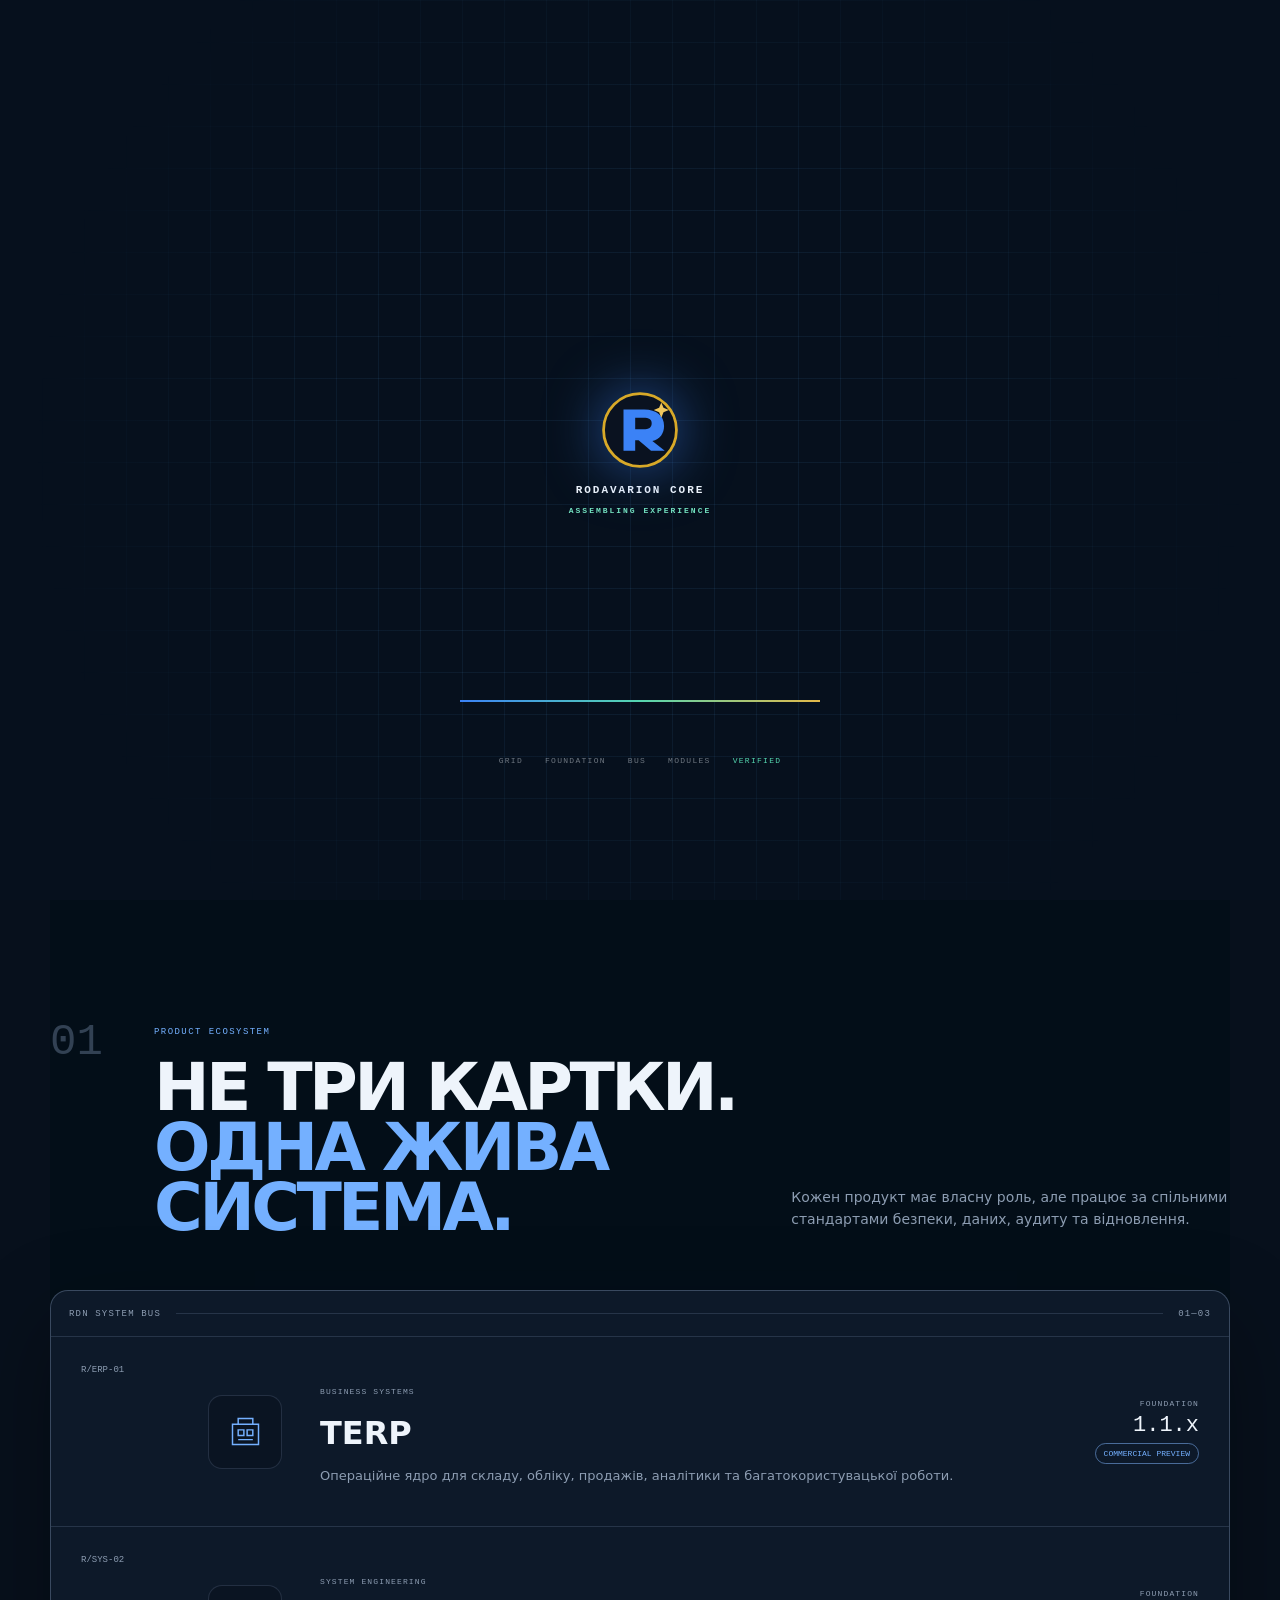
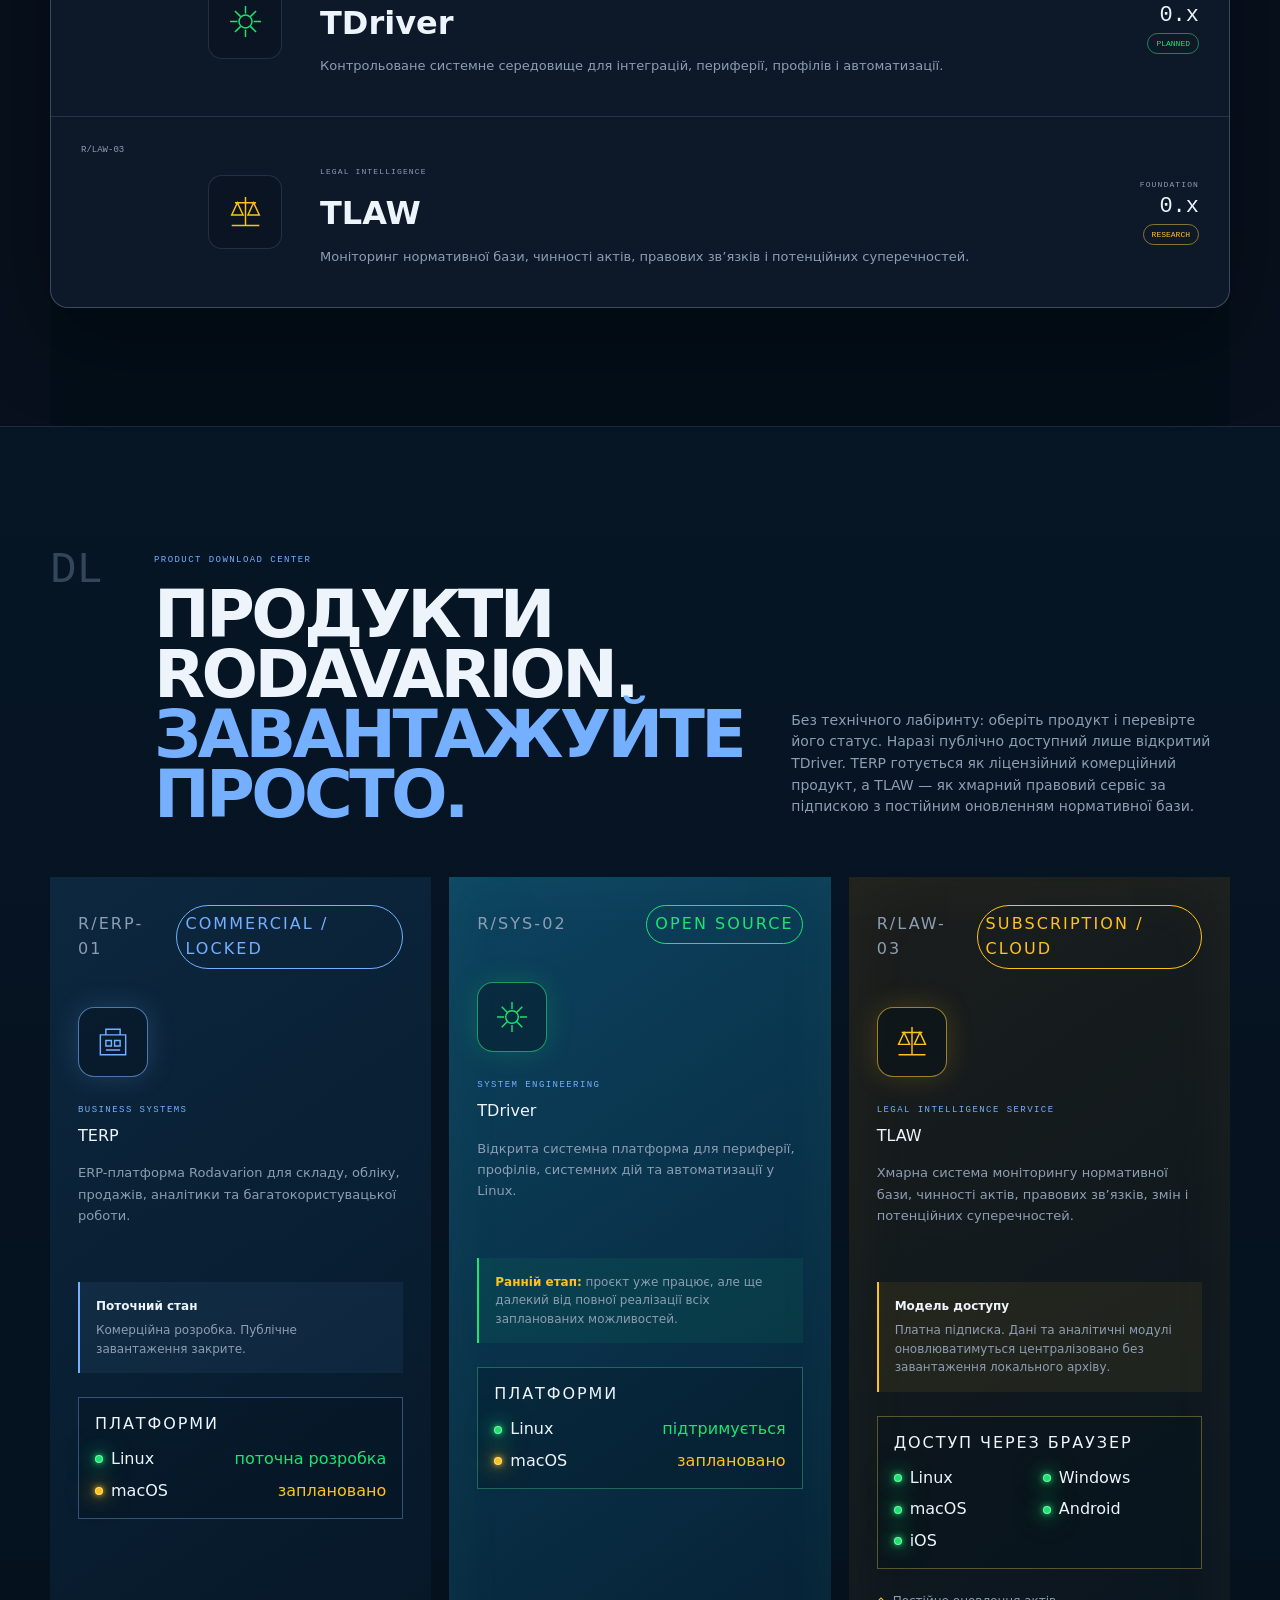
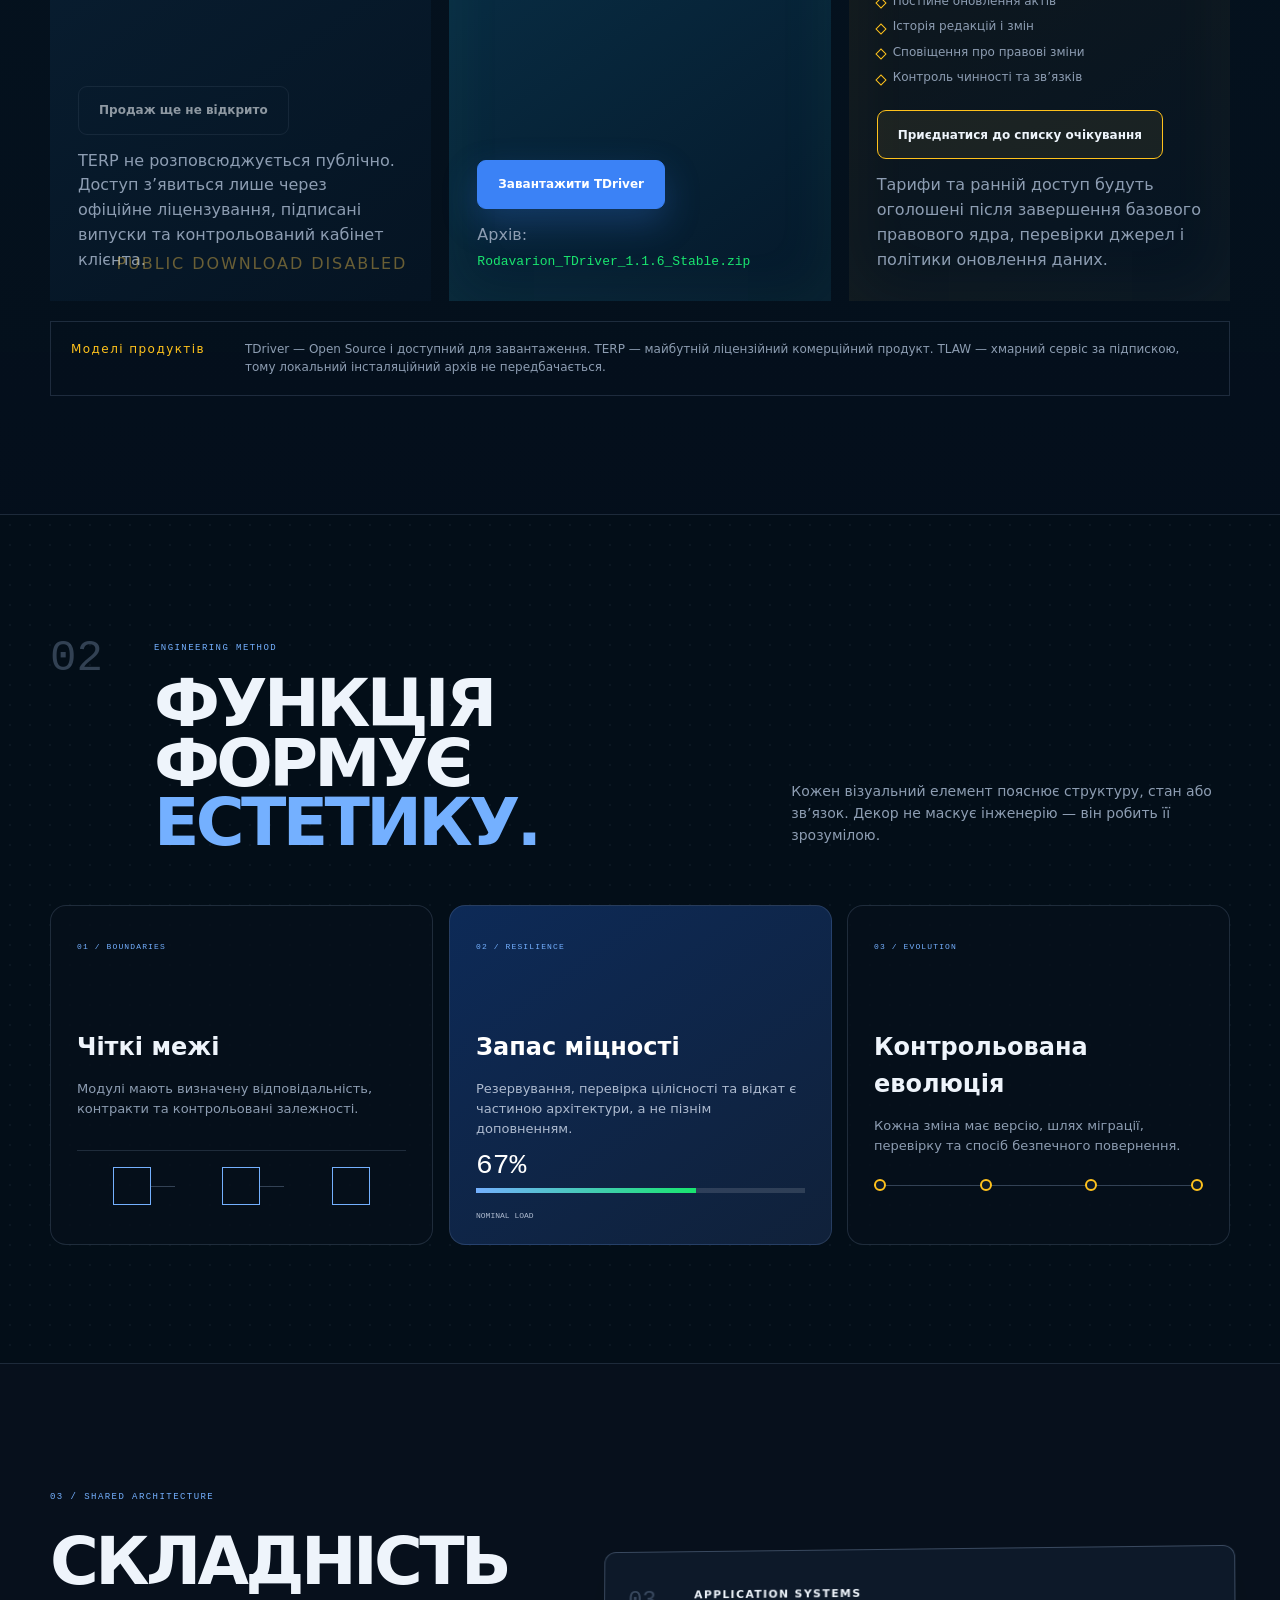
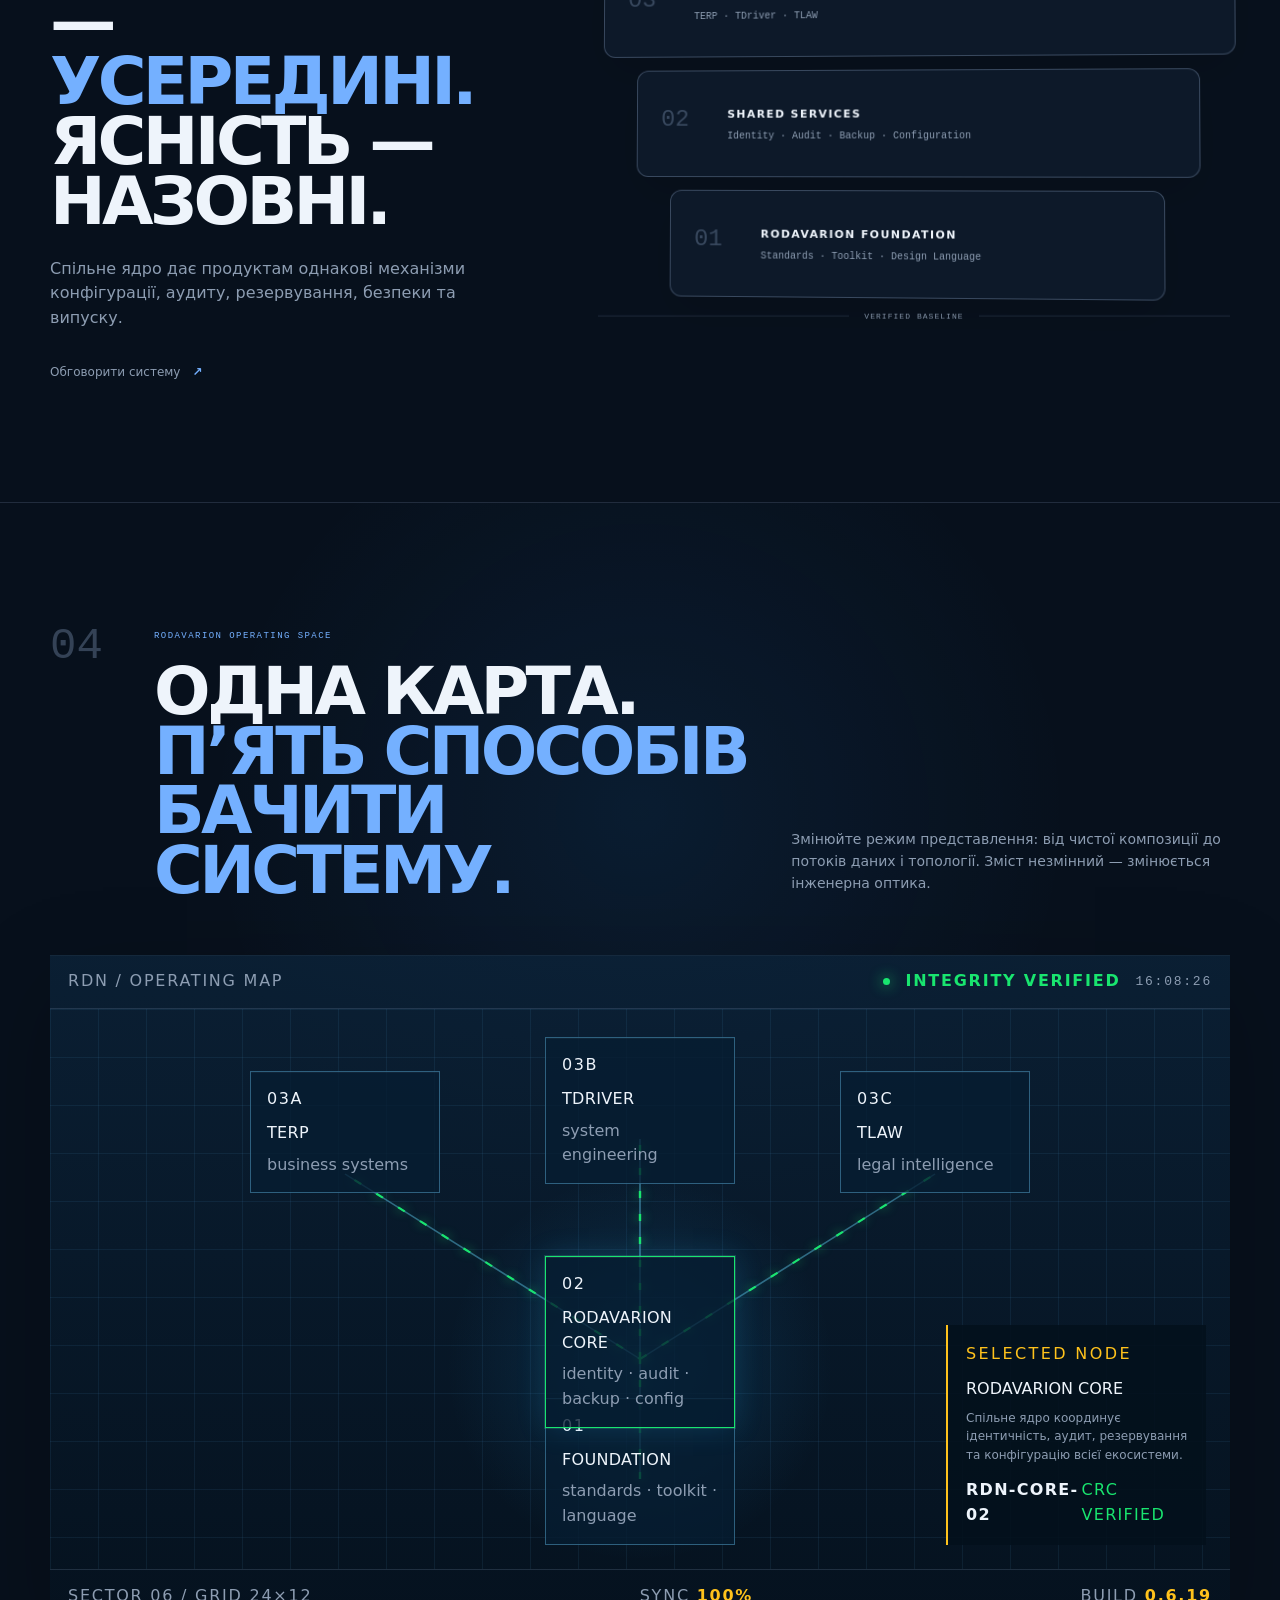
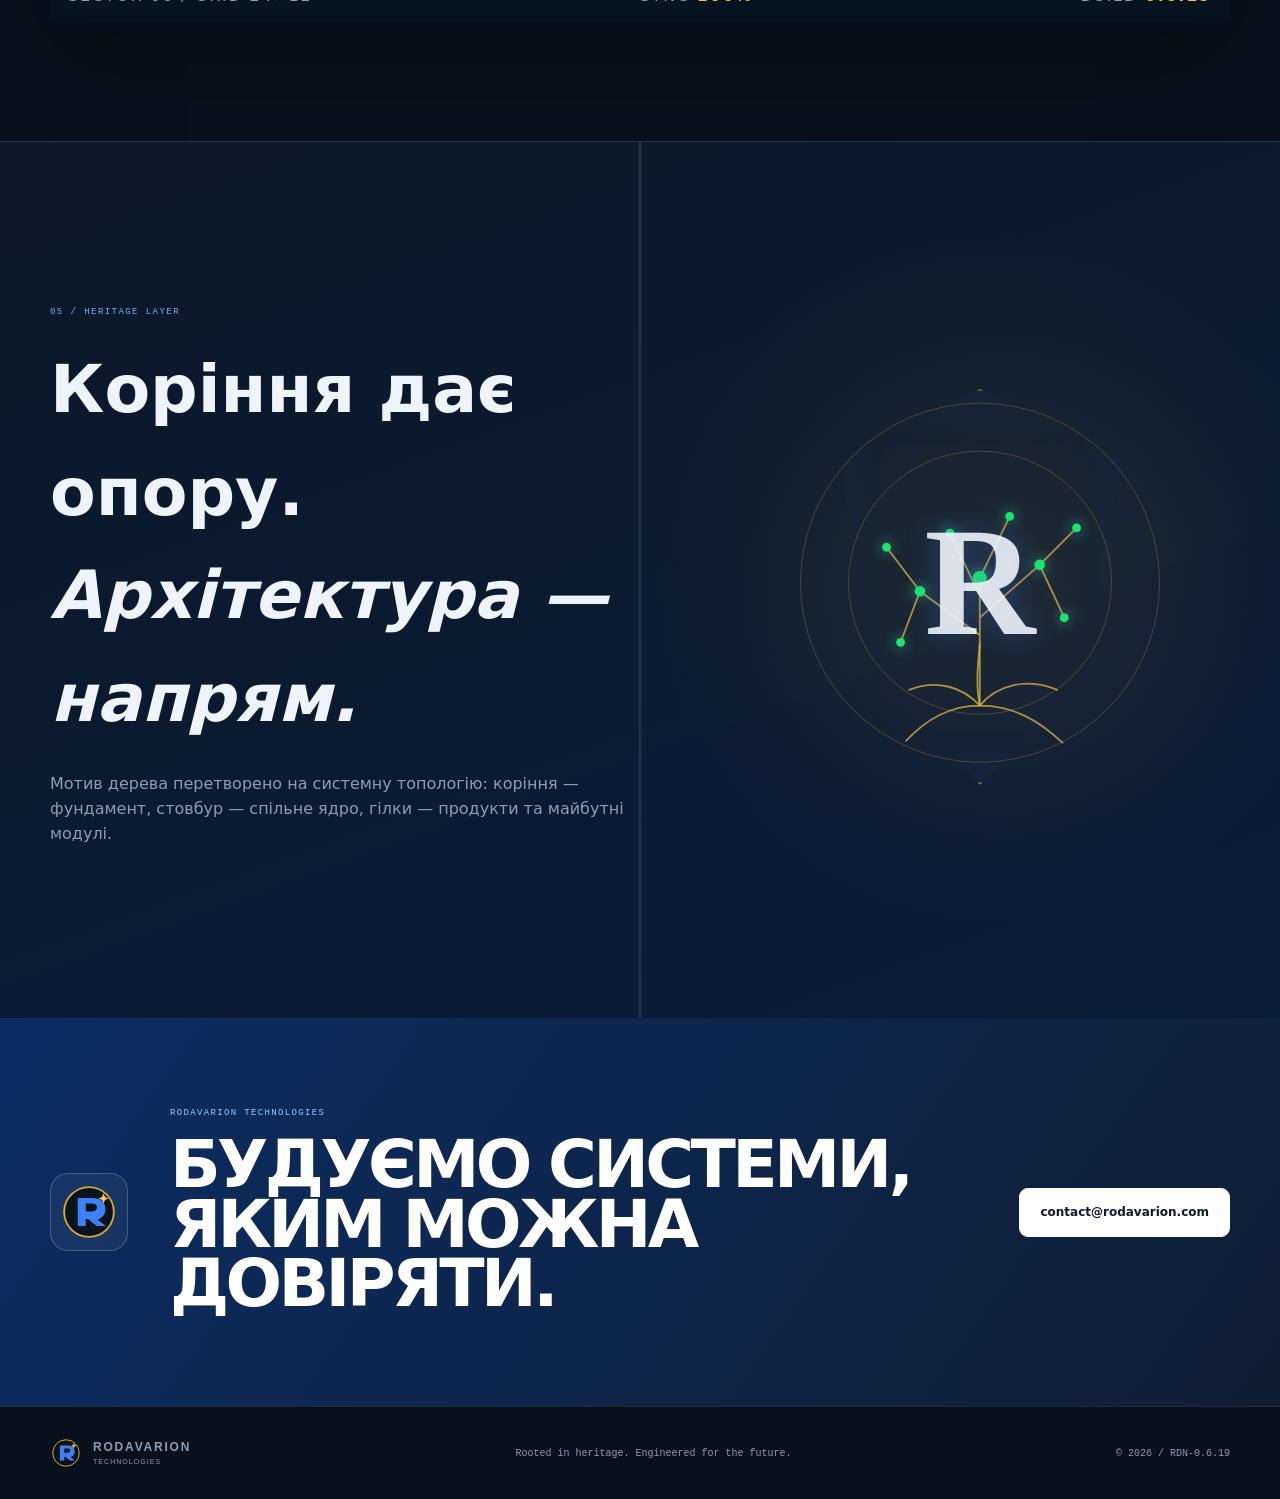
<file: index.html>
<!doctype html>
<html lang="uk" data-theme="dark" data-view="dataflow">
<head>
  <meta charset="utf-8">
  <meta name="viewport" content="width=device-width,initial-scale=1">
  <title>Rodavarion Technologies — краса інженерної точності</title>
  <meta name="description" content="Rodavarion Technologies проєктує довговічні програмні системи: TERP, TDriver і TLAW.">
  <meta name="theme-color" content="#07101c">
  <link rel="icon" type="image/svg+xml" href="/assets/brand/emblem.svg">
  <style>
    /* Критичний захист: сторінка не розсиплеться навіть до завантаження основного CSS. */
    html{background:#07101c;color:#eef4fb;font-family:system-ui,sans-serif}body{margin:0}.site-shell{width:min(1180px,calc(100% - 32px));margin:auto}img,svg{max-width:100%;height:auto}
  </style>
  <link rel="stylesheet" href="/assets/css/main.css?v=0.6.19">
</head>
<body>
<div class="boot-sequence" aria-hidden="true">
  <div class="boot-grid"></div>
  <div class="boot-core"><img src="/assets/brand/emblem.svg" alt=""><span>RODAVARION CORE</span><small>ASSEMBLING EXPERIENCE</small></div>
  <div class="boot-progress"><i></i></div>
  <div class="boot-log"><span>GRID</span><span>FOUNDATION</span><span>BUS</span><span>MODULES</span><span>VERIFIED</span></div>
</div>
<a class="skip" href="#content">До вмісту</a>
<div class="page-grid" aria-hidden="true"></div><canvas class="data-canvas" aria-hidden="true"></canvas><div class="coordinate-readout" aria-hidden="true"><span id="coord-x">X 000</span><span id="coord-y">Y 000</span><span>RDN / LIVE</span></div>
<div class="heritage-field" aria-hidden="true"><svg viewBox="0 0 1600 1200" preserveAspectRatio="xMidYMid slice"><g class="heritage-roots"><path d="M800 1080C760 980 700 920 620 860M800 1080C850 965 930 900 1040 840M800 1080C790 960 800 840 800 730M620 860C510 830 430 770 350 680M1040 840C1160 790 1240 720 1310 620M800 730C720 670 660 610 610 520M800 730C885 660 955 590 1010 490"/><path d="M610 520C520 480 440 405 390 315M610 520C600 430 620 350 680 270M1010 490C1080 430 1140 350 1180 255M1010 490C930 430 900 350 910 270"/></g><g class="heritage-nodes"><circle cx="800" cy="730" r="7"/><circle cx="620" cy="860" r="5"/><circle cx="1040" cy="840" r="5"/><circle cx="610" cy="520" r="5"/><circle cx="1010" cy="490" r="5"/><circle cx="390" cy="315" r="4"/><circle cx="680" cy="270" r="4"/><circle cx="1180" cy="255" r="4"/><circle cx="910" cy="270" r="4"/></g></svg></div>
<header class="topbar">
  <div class="site-shell nav-wrap">
    <a class="identity" href="#top" aria-label="Rodavarion Technologies">
      <img src="/assets/brand/emblem.svg" alt="">
      <span><b>RODAVARION</b><small>TECHNOLOGIES</small></span>
    </a>
    <nav aria-label="Основна навігація">
      <a href="#systems">Продукти</a><a class="nav-download" href="#downloads">Завантажити</a><a href="#method">Метод</a><a href="#architecture">Архітектура</a>
    </nav>
    <div class="nav-actions"><span class="status-pill"><i></i> SYSTEMS ONLINE</span><button class="theme-toggle" type="button" aria-label="Змінити тему"><span></span></button></div>
  </div>
</header>
<main id="content">
  <section class="hero site-shell" id="top">
    <div class="hero-copy reveal">
      <div class="kicker"><span>RDN / 00</span><i></i><span>OPERATING SPACE <b>0.6.19</b></span></div>
      <h1>Краса<br>інженерної<br><em>точності.</em></h1>
      <p>Ми створюємо програмні системи так, як проєктують критичну інфраструктуру: з ясною архітектурою, контрольованою еволюцією та запасом міцності.</p>
      <div class="hero-actions"><a class="btn btn-primary" href="#systems">Дослідити екосистему</a><a class="text-link" href="#method">Принципи проєктування <b>↗</b></a></div>
      <div class="hero-index"><span><b>03</b> активні системи</span><span><b>01</b> спільне ядро</span><span><b>∞</b> горизонт розвитку</span></div>
    </div>

    <div class="engineering-canvas reveal" aria-label="Інтерактивна схема екосистеми Rodavarion">
      <div class="canvas-head"><span>ECOSYSTEM TOPOLOGY</span><code>RDN-MAP / LIVE</code></div>
      <svg class="topology" viewBox="0 0 640 570" aria-hidden="true">
        <defs><linearGradient id="beam" x1="0" x2="1"><stop stop-color="#3b82f6"/><stop offset="1" stop-color="#55d6b0"/></linearGradient></defs>
        <g class="guides"><path d="M64 104H576M64 285H576M64 466H576M142 54V516M320 54V516M498 54V516"/></g>
        <g class="links"><path d="M320 285L142 154M320 285L498 154M320 285L320 456"/><path class="pulse" d="M142 154L320 285L498 154M320 285V456"/></g>
        <g class="module m-terp" data-system="TERP" transform="translate(74 102)"><rect width="136" height="104" rx="8"/><text x="16" y="28">TERP</text><text class="sub" x="16" y="50">BUSINESS CORE</text><circle cx="112" cy="24" r="5"/><path d="M16 76H120M16 88H76"/></g>
        <g class="module m-driver" data-system="TDRIVER" transform="translate(430 102)"><rect width="136" height="104" rx="8"/><text x="16" y="28">TDRIVER</text><text class="sub" x="16" y="50">SYSTEM CORE</text><circle cx="112" cy="24" r="5"/><path d="M16 76H120M16 88H84"/></g>
        <g class="module m-law" data-system="TLAW" transform="translate(252 404)"><rect width="136" height="104" rx="8"/><text x="16" y="28">TLAW</text><text class="sub" x="16" y="50">LEGAL CORE</text><circle cx="112" cy="24" r="5"/><path d="M16 76H120M16 88H68"/></g>
        <g class="core-ring" transform="translate(320 285)"><circle r="82"/><circle r="62"/><circle class="rotor" r="48" stroke-dasharray="7 10"/></g>
      </svg>
      <div class="canvas-core"><img src="/assets/brand/emblem.svg" alt=""><span>RODAVARION CORE</span><small>VERIFIED / STABLE</small></div>
      <div class="canvas-foot"><span><i></i> <b id="topology-state">topology synchronized</b></span><code id="latency-readout">latency 04ms</code></div><div class="signal-particles" aria-hidden="true"><i></i><i></i><i></i><i></i><i></i></div>
    </div>
  </section>

  <section class="marquee" aria-label="Принципи"><div><span>PRECISION IS BEAUTIFUL</span><i></i><span>ROOTED IN HERITAGE</span><i></i><span>ENGINEERED FOR THE FUTURE</span><i></i><span>BUILT FOR TRUST</span></div></section>

  <section class="systems site-shell section" id="systems">
    <div class="section-intro reveal"><div class="number">01</div><div><span class="label">PRODUCT ECOSYSTEM</span><h2>Не три картки.<br><em>Одна жива система.</em></h2></div><p>Кожен продукт має власну роль, але працює за спільними стандартами безпеки, даних, аудиту та відновлення.</p></div>
    <div class="system-board reveal">
      <div class="board-rail"><span>RDN SYSTEM BUS</span><i></i><code>01—03</code></div>
      <article class="system-row terp" data-system="TERP" data-target="#download-terp" tabindex="0" role="link" aria-label="Переглянути статус TERP"><div class="system-id">R/ERP-01</div><div class="system-icon"><svg viewBox="0 0 48 48"><path d="M8 15h32v25H8zM15 8h18v7H15zM15 22h7v7h-7zm11 0h7v7h-7zM15 34h18"/></svg></div><div class="system-copy"><span>BUSINESS SYSTEMS</span><h3>TERP</h3><p>Операційне ядро для складу, обліку, продажів, аналітики та багатокористувацької роботи.</p></div><div class="system-meta"><span>FOUNDATION</span><b>1.1.x</b><i>COMMERCIAL PREVIEW</i></div></article>
      <article class="system-row driver" data-system="TDRIVER" data-target="#download-tdriver" tabindex="0" role="link" aria-label="Відкрити сторінку завантаження TDriver"><div class="system-id">R/SYS-02</div><div class="system-icon"><svg viewBox="0 0 48 48"><circle cx="24" cy="24" r="8"/><path d="M24 5v9m0 20v9M5 24h9m20 0h9M11 11l7 7m12 12 7 7m0-26-7 7M18 30l-7 7"/></svg></div><div class="system-copy"><span>SYSTEM ENGINEERING</span><h3>TDriver</h3><p>Контрольоване системне середовище для інтеграцій, периферії, профілів і автоматизації.</p></div><div class="system-meta"><span>FOUNDATION</span><b>0.x</b><i>PLANNED</i></div></article>
      <article class="system-row law" data-system="TLAW" data-target="#download-tlaw" tabindex="0" role="link" aria-label="Відкрити інформацію про TLAW"><div class="system-id">R/LAW-03</div><div class="system-icon"><svg viewBox="0 0 48 48"><path d="M24 5v36M11 12h26M7 40h34M14 12 7 27h14zm20 0-7 15h14z"/></svg></div><div class="system-copy"><span>LEGAL INTELLIGENCE</span><h3>TLAW</h3><p>Моніторинг нормативної бази, чинності актів, правових зв’язків і потенційних суперечностей.</p></div><div class="system-meta"><span>FOUNDATION</span><b>0.x</b><i>RESEARCH</i></div></article>
    </div>
  </section>


  <section class="download-center section" id="downloads">
    <div class="site-shell">
      <div class="section-intro reveal"><div class="number">DL</div><div><span class="label">PRODUCT DOWNLOAD CENTER</span><h2>Продукти Rodavarion.<br><em>Завантажуйте просто.</em></h2></div><p>Без технічного лабіринту: оберіть продукт і перевірте його статус. Наразі публічно доступний лише відкритий TDriver. TERP готується як ліцензійний комерційний продукт, а TLAW — як хмарний правовий сервіс за підпискою з постійним оновленням нормативної бази.</p></div>
      <div class="download-grid">
        <article class="download-card terp-card reveal" id="download-terp">
          <div class="download-card-head"><span>R/ERP-01</span><i class="release-ready">COMMERCIAL / LOCKED</i></div>
          <div class="download-product-icon"><svg viewBox="0 0 48 48"><path d="M8 15h32v25H8zM15 8h18v7H15zM15 22h7v7h-7zm11 0h7v7h-7zM15 34h18"/></svg></div>
          <span class="label">BUSINESS SYSTEMS</span><h3>TERP</h3>
          <p>ERP-платформа Rodavarion для складу, обліку, продажів, аналітики та багатокористувацької роботи.</p>
          <div class="download-status"><b>Поточний стан</b><span>Комерційна розробка. Публічне завантаження закрите.</span></div>
          <div class="platform-matrix" aria-label="Платформи TERP"><b>Платформи</b><span class="platform-supported"><i></i>Linux <small>поточна розробка</small></span><span class="platform-planned"><i></i>macOS <small>заплановано</small></span></div>
          <button class="btn btn-secondary product-download is-disabled" type="button" disabled aria-disabled="true">Продаж ще не відкрито</button>
          <small>TERP не розповсюджується публічно. Доступ з’явиться лише через офіційне ліцензування, підписані випуски та контрольований кабінет клієнта.</small>
        </article>

        <article class="download-card driver-card featured reveal" id="download-tdriver">
          <div class="download-card-head"><span>R/SYS-02</span><i class="release-open">OPEN SOURCE</i></div>
          <div class="download-product-icon"><svg viewBox="0 0 48 48"><circle cx="24" cy="24" r="8"/><path d="M24 5v9m0 20v9M5 24h9m20 0h9M11 11l7 7m12 12 7 7m0-26-7 7M18 30l-7 7"/></svg></div>
          <span class="label">SYSTEM ENGINEERING</span><h3>TDriver</h3>
          <p>Відкрита системна платформа для периферії, профілів, системних дій та автоматизації у Linux.</p>
          <div class="download-warning"><strong>Ранній етап:</strong> проєкт уже працює, але ще далекий від повної реалізації всіх запланованих можливостей.</div>
          <div class="platform-matrix" aria-label="Платформи TDriver"><b>Платформи</b><span class="platform-supported"><i></i>Linux <small>підтримується</small></span><span class="platform-planned"><i></i>macOS <small>заплановано</small></span></div>
          <a class="btn btn-primary product-download" href="/downloads/Rodavarion_TDriver_1.1.6_Stable.zip" download>Завантажити TDriver</a>
          <small>Архів: <code>Rodavarion_TDriver_1.1.6_Stable.zip</code></small>
        </article>

        <article class="download-card law-card subscription-card reveal" id="download-tlaw">
          <div class="download-card-head"><span>R/LAW-03</span><i class="release-subscription">SUBSCRIPTION / CLOUD</i></div>
          <div class="download-product-icon"><svg viewBox="0 0 48 48"><path d="M24 5v36M11 12h26M7 40h34M14 12 7 27h14zm20 0-7 15h14z"/></svg></div>
          <span class="label">LEGAL INTELLIGENCE SERVICE</span><h3>TLAW</h3>
          <p>Хмарна система моніторингу нормативної бази, чинності актів, правових зв’язків, змін і потенційних суперечностей.</p>
          <div class="download-status"><b>Модель доступу</b><span>Платна підписка. Дані та аналітичні модулі оновлюватимуться централізовано без завантаження локального архіву.</span></div>
          <div class="platform-matrix platform-access" aria-label="Доступ до TLAW"><b>Доступ через браузер</b><span class="platform-supported"><i></i>Linux</span><span class="platform-supported"><i></i>Windows</span><span class="platform-supported"><i></i>macOS</span><span class="platform-supported"><i></i>Android</span><span class="platform-supported"><i></i>iOS</span></div>
          <div class="subscription-features"><span>Постійне оновлення актів</span><span>Історія редакцій і змін</span><span>Сповіщення про правові зміни</span><span>Контроль чинності та зв’язків</span></div>
          <a class="btn btn-secondary subscription-interest" href="mailto:contact@rodavarion.com?subject=TLAW%20Early%20Access">Приєднатися до списку очікування</a>
          <small>Тарифи та ранній доступ будуть оголошені після завершення базового правового ядра, перевірки джерел і політики оновлення даних.</small>
        </article>
      </div>
      <div class="download-footnote reveal"><b>Моделі продуктів</b><span>TDriver — Open Source і доступний для завантаження. TERP — майбутній ліцензійний комерційний продукт. TLAW — хмарний сервіс за підпискою, тому локальний інсталяційний архів не передбачається.</span></div>
    </div>
  </section>

  <section class="method section" id="method"><div class="site-shell">
    <div class="section-intro reveal"><div class="number">02</div><div><span class="label">ENGINEERING METHOD</span><h2>Функція формує<br><em>естетику.</em></h2></div><p>Кожен візуальний елемент пояснює структуру, стан або зв’язок. Декор не маскує інженерію — він робить її зрозумілою.</p></div>
    <div class="method-grid">
      <article class="method-card reveal"><span>01 / BOUNDARIES</span><h3>Чіткі межі</h3><p>Модулі мають визначену відповідальність, контракти та контрольовані залежності.</p><div class="mini-diagram boundaries"><i></i><i></i><i></i></div></article>
      <article class="method-card featured reveal"><span>02 / RESILIENCE</span><h3>Запас міцності</h3><p>Резервування, перевірка цілісності та відкат є частиною архітектури, а не пізнім доповненням.</p><div class="load-meter"><b>67%</b><span><i></i></span><small>NOMINAL LOAD</small></div></article>
      <article class="method-card reveal"><span>03 / EVOLUTION</span><h3>Контрольована еволюція</h3><p>Кожна зміна має версію, шлях міграції, перевірку та спосіб безпечного повернення.</p><div class="timeline"><i></i><i></i><i></i><i></i></div></article>
    </div>
  </div></section>

  <section class="architecture site-shell section" id="architecture">
    <div class="arch-copy reveal"><span class="label">03 / SHARED ARCHITECTURE</span><h2>Складність —<br><em>усередині.</em><br>Ясність — назовні.</h2><p>Спільне ядро дає продуктам однакові механізми конфігурації, аудиту, резервування, безпеки та випуску.</p><a class="text-link" href="#contact">Обговорити систему <b>↗</b></a></div>
    <div class="layer-stack reveal">
      <div class="layer l1"><span>03</span><b>APPLICATION SYSTEMS</b><small>TERP · TDriver · TLAW</small></div>
      <div class="layer l2"><span>02</span><b>SHARED SERVICES</b><small>Identity · Audit · Backup · Configuration</small></div>
      <div class="layer l3"><span>01</span><b>RODAVARION FOUNDATION</b><small>Standards · Toolkit · Design Language</small></div>
      <div class="foundation-line"><i></i><span>VERIFIED BASELINE</span><i></i></div>
    </div>
  </section>

  <section class="operating-space section" id="operating-space"><div class="site-shell">
    <div class="section-intro reveal"><div class="number">04</div><div><span class="label">RODAVARION OPERATING SPACE</span><h2>Одна карта.<br><em>П’ять способів бачити систему.</em></h2></div><p>Змінюйте режим представлення: від чистої композиції до потоків даних і топології. Зміст незмінний — змінюється інженерна оптика.</p></div>
    <div class="space-console reveal" data-active-system="CORE">
      <div class="console-head"><span>RDN / OPERATING MAP</span><div><i></i><b>INTEGRITY VERIFIED</b><code id="console-clock">00:00:00</code></div></div>
      <div class="space-map">
        <button class="space-node root-node" data-node="FOUNDATION"><span>01</span><b>FOUNDATION</b><small>standards · toolkit · language</small></button>
        <button class="space-node core-node is-selected" data-node="CORE"><span>02</span><b>RODAVARION CORE</b><small>identity · audit · backup · config</small></button>
        <button class="space-node product-node n-terp" data-node="TERP"><span>03A</span><b>TERP</b><small>business systems</small></button>
        <button class="space-node product-node n-driver" data-node="TDRIVER"><span>03B</span><b>TDRIVER</b><small>system engineering</small></button>
        <button class="space-node product-node n-law" data-node="TLAW"><span>03C</span><b>TLAW</b><small>legal intelligence</small></button>
        <svg class="space-links" viewBox="0 0 1000 560" preserveAspectRatio="none" aria-hidden="true"><path d="M500 470V350M500 350L250 165M500 350L500 130M500 350L750 165"/><path class="flow-line" d="M500 470V350L250 165M500 350L500 130M500 350L750 165"/></svg>
        <div class="map-inspector"><span>SELECTED NODE</span><h3 id="inspector-title">RODAVARION CORE</h3><p id="inspector-copy">Спільне ядро координує ідентичність, аудит, резервування та конфігурацію всієї екосистеми.</p><div><b id="inspector-code">RDN-CORE-02</b><i>CRC VERIFIED</i></div></div>
      </div>
      <div class="console-foot"><span>SECTOR 06 / GRID 24×12</span><span>SYNC <b id="sync-value">100%</b></span><span>BUILD <b>0.6.19</b></span></div>
    </div>
  </div></section>

  <section class="heritage-statement section"><div class="site-shell heritage-inner reveal"><div class="heritage-copy"><span class="label">05 / HERITAGE LAYER</span><h2>Коріння дає опору.<br><em>Архітектура — напрям.</em></h2><p>Мотив дерева перетворено на системну топологію: коріння — фундамент, стовбур — спільне ядро, гілки — продукти та майбутні модулі.</p></div><div class="heritage-emblem" aria-hidden="true"><div class="shield-outline"></div><svg viewBox="0 0 420 420"><g class="tree-lines"><path d="M210 350V205M210 270L142 220M210 250L278 190M210 225L176 154M210 205L244 135M142 220L104 170M142 220L120 278M278 190L320 148M278 190L306 250"/></g><g class="tree-nodes"><circle cx="210" cy="205" r="8"/><circle cx="142" cy="220" r="6"/><circle cx="278" cy="190" r="6"/><circle cx="176" cy="154" r="5"/><circle cx="244" cy="135" r="5"/><circle cx="104" cy="170" r="5"/><circle cx="320" cy="148" r="5"/><circle cx="120" cy="278" r="5"/><circle cx="306" cy="250" r="5"/></g><g class="tree-roots"><path d="M210 350C190 328 160 320 130 332M210 350C230 326 264 318 298 332M210 350C205 325 208 302 210 280M210 350C176 350 150 365 126 390M210 350C248 350 276 366 304 392"/></g></svg><div class="heritage-r">R</div></div></div></section>

  <section class="contact" id="contact"><div class="site-shell contact-inner reveal">
    <div class="contact-mark"><img src="/assets/brand/emblem.svg" alt=""></div>
    <div><span>RODAVARION TECHNOLOGIES</span><h2>Будуємо системи,<br>яким можна довіряти.</h2></div>
    <a class="btn btn-light" href="mailto:contact@rodavarion.com">contact@rodavarion.com</a>
  </div></section>
</main>
<footer><div class="site-shell footer-inner"><div class="identity"><img src="/assets/brand/emblem.svg" alt=""><span><b>RODAVARION</b><small>TECHNOLOGIES</small></span></div><p>Rooted in heritage. Engineered for the future.</p><span>© 2026 / RDN-0.6.19</span></div></footer>
  <script defer src="/assets/js/main.js?v=0.6.19"></script>
<!-- TLAW-CLOUDFLARE-NATIVE:START -->
<style>
  .tlaw-cloud-entry {
    position: fixed;
    top: 18px;
    right: 18px;
    z-index: 1000;
    display: inline-flex;
    align-items: center;
    gap: 10px;
    padding: 11px 16px;
    border: 1px solid rgba(169, 213, 229, .36);
    border-radius: 999px;
    background: rgba(8, 20, 27, .88);
    color: #e8f5fa;
    font: 600 14px/1 system-ui, sans-serif;
    letter-spacing: .04em;
    text-decoration: none;
    box-shadow: 0 12px 36px rgba(0, 0, 0, .28);
    backdrop-filter: blur(14px);
    transition:
      transform .18s ease,
      border-color .18s ease,
      background .18s ease;
  }

  .tlaw-cloud-entry::before {
    content: "";
    width: 8px;
    height: 8px;
    border-radius: 50%;
    background: #61d99d;
    box-shadow: 0 0 14px rgba(97, 217, 157, .75);
  }

  .tlaw-cloud-entry:hover,
  .tlaw-cloud-entry:focus-visible {
    transform: translateY(-2px);
    border-color: rgba(169, 213, 229, .72);
    background: rgba(12, 31, 41, .96);
  }

  @media (max-width: 720px) {
    .tlaw-cloud-entry {
      top: 12px;
      right: 12px;
      padding: 10px 13px;
      font-size: 12px;
    }
  }
</style>

<a
  class="tlaw-cloud-entry"
  href="/tlaw/"
  aria-label="Відкрити Rodavarion TLAW"
>
  TLAW
</a>
<!-- TLAW-CLOUDFLARE-NATIVE:END -->
</body>
</html>
</file>
<file: assets/css/main.css>
:root{--bg:#07101c;--bg2:#0a1422;--surface:#0d1929;--surface2:#111f31;--text:#eef4fb;--muted:#8d9db2;--line:rgba(150,174,207,.18);--line2:rgba(150,174,207,.32);--blue:#3b82f6;--blue2:#74b0ff;--gold:#ffc21c;--mint:#19e56f;--danger:#ff8b79;--shadow:0 30px 90px rgba(0,0,0,.33);--shell:min(1180px,calc(100% - 40px));--radius:18px;color-scheme:dark;font-family:Inter,Manrope,ui-sans-serif,system-ui,-apple-system,"Segoe UI",sans-serif}
html[data-theme=light]{--bg:#f3f6fa;--bg2:#eaf0f6;--surface:#fff;--surface2:#eef3f8;--text:#0b1524;--muted:#5e6d80;--line:rgba(23,48,80,.14);--line2:rgba(23,48,80,.28);--shadow:0 28px 80px rgba(30,52,80,.14);color-scheme:light}
*{box-sizing:border-box}html{scroll-behavior:smooth}body{margin:0;background:var(--bg);color:var(--text);line-height:1.55;overflow-x:hidden}a{color:inherit;text-decoration:none}button{font:inherit}.site-shell{width:var(--shell);margin-inline:auto}.skip{position:fixed;left:14px;top:-70px;z-index:1000;background:var(--gold);color:#111;padding:10px 14px;border-radius:8px}.skip:focus{top:14px}.page-grid{position:fixed;inset:0;z-index:-2;pointer-events:none;background-image:linear-gradient(var(--line) 1px,transparent 1px),linear-gradient(90deg,var(--line) 1px,transparent 1px);background-size:64px 64px;opacity:.16;mask-image:linear-gradient(to bottom,#000 0%,transparent 88%)}body:after{content:"";position:fixed;z-index:-1;width:760px;height:760px;right:-280px;top:-300px;border-radius:50%;background:radial-gradient(circle,rgba(59,130,246,.19),transparent 66%);pointer-events:none}
.topbar{position:sticky;top:0;z-index:50;border-bottom:1px solid var(--line);background:color-mix(in srgb,var(--bg) 82%,transparent);backdrop-filter:blur(18px)}.nav-wrap{height:78px;display:flex;align-items:center;justify-content:space-between;gap:24px}.identity{display:flex;align-items:center;gap:11px}.identity img{width:38px;height:38px}.identity b,.identity small{display:block;line-height:1;letter-spacing:.15em}.identity b{font-size:12px}.identity small{font-size:7px;color:var(--muted);margin-top:5px}.nav-wrap nav{display:flex;gap:30px;font-size:12px;color:var(--muted)}.nav-wrap nav a{position:relative}.nav-wrap nav a:after{content:"";position:absolute;left:0;right:100%;bottom:-8px;height:1px;background:var(--blue2);transition:.2s}.nav-wrap nav a:hover{color:var(--text)}.nav-wrap nav a:hover:after{right:0}.nav-actions{display:flex;align-items:center;gap:14px}.status-pill{font:9px ui-monospace,monospace;letter-spacing:.11em;color:var(--muted);border:1px solid var(--line);padding:8px 11px;border-radius:999px}.status-pill i,.canvas-foot i{display:inline-block;width:6px;height:6px;border-radius:50%;background:var(--mint);box-shadow:0 0 14px var(--mint);margin-right:7px}.theme-toggle{width:42px;height:24px;border:1px solid var(--line);border-radius:99px;background:var(--surface);padding:3px;cursor:pointer}.theme-toggle span{display:block;width:16px;height:16px;border-radius:50%;background:var(--gold);transition:.25s}html[data-theme=light] .theme-toggle span{transform:translateX(18px);background:var(--blue)}
.hero{min-height:760px;display:grid;grid-template-columns:.9fr 1.1fr;gap:70px;align-items:center;padding:88px 0 76px}.kicker{display:flex;align-items:center;gap:12px;font:9px ui-monospace,monospace;letter-spacing:.14em;color:var(--blue2)}.kicker i{width:34px;height:1px;background:var(--line2)}.hero h1,.section-intro h2,.arch-copy h2,.contact h2{font-family:"Arial Narrow",Inter,system-ui,sans-serif;text-transform:uppercase;font-weight:800;letter-spacing:-.055em;line-height:.9;margin:25px 0}.hero h1{font-size:clamp(58px,7.1vw,96px)}.hero h1 em,.section-intro h2 em,.arch-copy h2 em{font-style:normal;color:var(--blue2)}.hero-copy>p{font-size:16px;color:var(--muted);max-width:570px}.hero-actions{display:flex;align-items:center;gap:28px;margin:34px 0 44px}.btn{display:inline-flex;min-height:49px;align-items:center;justify-content:center;padding:0 20px;border-radius:9px;font-size:12px;font-weight:750;border:1px solid var(--line);transition:.2s}.btn:hover{transform:translateY(-2px)}.btn-primary{background:var(--blue);border-color:var(--blue);color:#fff;box-shadow:0 14px 35px rgba(59,130,246,.25)}.text-link{font-size:12px;color:var(--muted)}.text-link b{color:var(--blue2);margin-left:8px}.text-link:hover{color:var(--text)}.hero-index{display:grid;grid-template-columns:repeat(3,1fr);border-top:1px solid var(--line);padding-top:20px;gap:14px}.hero-index span{font:9px ui-monospace,monospace;letter-spacing:.08em;color:var(--muted);text-transform:uppercase}.hero-index b{display:block;color:var(--text);font-size:18px;margin-bottom:3px}
.engineering-canvas{height:570px;position:relative;border:1px solid var(--line2);border-radius:22px;background:linear-gradient(145deg,color-mix(in srgb,var(--surface) 94%,var(--blue) 6%),var(--surface));overflow:hidden;box-shadow:var(--shadow)}.engineering-canvas:before{content:"";position:absolute;inset:0;background:radial-gradient(circle at 50% 48%,rgba(59,130,246,.14),transparent 38%)}.canvas-head,.canvas-foot{position:absolute;z-index:4;left:20px;right:20px;display:flex;justify-content:space-between;align-items:center;font:9px ui-monospace,monospace;letter-spacing:.12em;color:var(--muted)}.canvas-head{top:18px}.canvas-foot{bottom:16px;border-top:1px solid var(--line);padding-top:12px}.topology{position:absolute;inset:42px 0 36px;width:100%;height:calc(100% - 78px)}.guides{fill:none;stroke:var(--line);stroke-width:1}.links{fill:none;stroke:var(--line2);stroke-width:1.5}.links .pulse{stroke:url(#beam);stroke-width:2;stroke-dasharray:8 18;animation:dash 9s linear infinite}.module rect{fill:color-mix(in srgb,var(--surface2) 92%,transparent);stroke:var(--line2)}.module text{fill:var(--text);font:bold 12px ui-monospace,monospace;letter-spacing:.08em}.module .sub{fill:var(--muted);font-size:8px}.module circle{fill:var(--mint)}.module path{fill:none;stroke:var(--line2)}.core-ring circle{fill:none;stroke:rgba(116,176,255,.35)}.core-ring .rotor{stroke:var(--blue2);animation:spin 18s linear infinite;transform-origin:center}.canvas-core{position:absolute;z-index:3;left:50%;top:50%;transform:translate(-50%,-50%);width:126px;height:126px;border:1px solid rgba(116,176,255,.44);border-radius:50%;display:flex;flex-direction:column;align-items:center;justify-content:center;background:radial-gradient(circle,var(--surface2),var(--bg));box-shadow:0 0 0 12px rgba(59,130,246,.05),0 0 60px rgba(59,130,246,.2)}.canvas-core img{width:55px;height:55px}.canvas-core span{font:8px ui-monospace,monospace;letter-spacing:.09em;margin-top:8px}.canvas-core small{font:7px ui-monospace,monospace;color:var(--mint);margin-top:3px}@keyframes dash{to{stroke-dashoffset:-260}}@keyframes spin{to{transform:rotate(360deg)}}
.marquee{border-block:1px solid var(--line);background:var(--surface);overflow:hidden}.marquee>div{min-width:max-content;height:58px;display:flex;align-items:center;gap:34px;padding-inline:24px;font:9px ui-monospace,monospace;letter-spacing:.16em;color:var(--muted);animation:flow 28s linear infinite}.marquee i{width:6px;height:6px;background:var(--gold);transform:rotate(45deg)}@keyframes flow{to{transform:translateX(-25%)}}
.section{padding:118px 0}.section-intro{display:grid;grid-template-columns:70px 1.1fr .8fr;gap:34px;align-items:end;margin-bottom:52px}.number{font:44px ui-monospace,monospace;color:var(--line2);align-self:start}.label{font:9px ui-monospace,monospace;letter-spacing:.16em;color:var(--blue2)}.section-intro h2,.arch-copy h2,.contact h2{font-size:clamp(44px,5.2vw,68px)}.section-intro h2{margin:16px 0 0}.section-intro>p{margin:0 0 7px;color:var(--muted);font-size:14px}
.system-board{border:1px solid var(--line2);border-radius:18px;overflow:hidden;background:var(--surface);box-shadow:var(--shadow)}.board-rail{height:46px;padding:0 18px;display:flex;align-items:center;gap:15px;border-bottom:1px solid var(--line);font:9px ui-monospace,monospace;color:var(--muted);letter-spacing:.13em}.board-rail i{height:1px;flex:1;background:var(--line)}.system-row{min-height:190px;display:grid;grid-template-columns:105px 90px 1fr 150px;gap:22px;align-items:center;padding:28px 30px;border-bottom:1px solid var(--line);position:relative;transition:.25s}.system-row:last-child{border-bottom:0}.system-row:before{content:"";position:absolute;left:0;top:0;bottom:0;width:3px;background:var(--accent);transform:scaleY(0);transition:.25s}.system-row:hover{background:color-mix(in srgb,var(--surface2) 68%,transparent)}.system-row:hover:before{transform:scaleY(1)}.terp{--accent:var(--blue2)}.driver{--accent:var(--mint)}.law{--accent:var(--gold)}.system-id{font:9px ui-monospace,monospace;color:var(--muted);align-self:start}.system-icon{width:74px;height:74px;display:grid;place-items:center;border:1px solid var(--line);border-radius:14px;background:var(--bg2)}.system-icon svg{width:39px;height:39px;fill:none;stroke:var(--accent);stroke-width:1.8}.system-copy span,.system-meta span{font:8px ui-monospace,monospace;letter-spacing:.14em;color:var(--muted)}.system-copy h3{font-size:32px;margin:7px 0 8px}.system-copy p{margin:0;color:var(--muted);font-size:13px;max-width:650px}.system-meta{display:grid;justify-items:end;gap:5px}.system-meta b{font:22px ui-monospace,monospace}.system-meta i{font:8px ui-monospace,monospace;color:var(--accent);font-style:normal;border:1px solid color-mix(in srgb,var(--accent) 45%,var(--line));padding:5px 8px;border-radius:999px}
.method{background:var(--surface);border-block:1px solid var(--line);position:relative}.method:before{content:"";position:absolute;inset:0;background-image:radial-gradient(var(--line2) .8px,transparent .8px);background-size:20px 20px;opacity:.17}.method .site-shell{position:relative}.method-grid{display:grid;grid-template-columns:repeat(3,1fr);gap:16px}.method-card{min-height:340px;padding:26px;border:1px solid var(--line);border-radius:16px;background:color-mix(in srgb,var(--bg) 82%,transparent);position:relative;overflow:hidden}.method-card.featured{background:linear-gradient(145deg,#0d2a57,#10213a);color:#fff}.method-card>span{font:8px ui-monospace,monospace;color:var(--blue2);letter-spacing:.14em}.method-card h3{font-size:24px;margin:72px 0 12px}.method-card p{font-size:13px;color:var(--muted)}.featured p{color:#aebbd0}.mini-diagram,.load-meter,.timeline{position:absolute;left:26px;right:26px;bottom:24px;height:70px}.boundaries{display:flex;align-items:center;justify-content:space-around;border-top:1px solid var(--line)}.boundaries i{width:38px;height:38px;border:1px solid var(--blue2);position:relative}.boundaries i:after{content:"";position:absolute;right:-25px;top:50%;width:24px;height:1px;background:var(--line2)}.boundaries i:last-child:after{display:none}.load-meter b{font:28px ui-monospace,monospace}.load-meter span{display:block;height:5px;background:rgba(255,255,255,.13);margin:7px 0 8px}.load-meter span i{display:block;width:67%;height:100%;background:linear-gradient(90deg,var(--blue2),var(--mint))}.load-meter small{font:8px ui-monospace,monospace;color:#aebbd0}.timeline{display:flex;align-items:center;justify-content:space-between}.timeline:before{content:"";position:absolute;left:0;right:0;height:1px;background:var(--line2)}.timeline i{z-index:1;width:12px;height:12px;border-radius:50%;background:var(--surface);border:2px solid var(--gold)}
.architecture{display:grid;grid-template-columns:.75fr 1.25fr;gap:90px;align-items:center}.arch-copy>p{color:var(--muted);max-width:480px;margin-bottom:28px}.layer-stack{display:grid;gap:13px;perspective:900px}.layer{min-height:108px;padding:20px 24px;border:1px solid var(--line2);border-radius:12px;background:var(--surface);display:grid;grid-template-columns:50px 1fr;align-content:center;column-gap:18px;box-shadow:0 18px 45px rgba(0,0,0,.12);transform:rotateX(1deg) rotateY(-3deg);transition:.25s}.layer:hover{transform:translateX(-8px) rotateX(0) rotateY(0);border-color:rgba(116,176,255,.45)}.layer span{grid-row:1/3;font:24px ui-monospace,monospace;color:var(--line2)}.layer b{font-size:11px;letter-spacing:.13em}.layer small{font:10px ui-monospace,monospace;color:var(--muted);margin-top:7px}.l2{margin-inline:34px}.l3{margin-inline:68px}.foundation-line{display:flex;align-items:center;gap:15px;font:8px ui-monospace,monospace;color:var(--muted);letter-spacing:.13em}.foundation-line i{height:1px;flex:1;background:var(--line)}
.contact{padding:80px 0;background:linear-gradient(125deg,#0b2d64,#101e33);color:#fff}.contact-inner{display:grid;grid-template-columns:88px 1fr auto;gap:32px;align-items:center}.contact-mark{width:78px;height:78px;display:grid;place-items:center;border:1px solid rgba(255,255,255,.2);border-radius:18px;background:rgba(255,255,255,.05)}.contact-mark img{width:60px}.contact span{font:9px ui-monospace,monospace;letter-spacing:.15em;color:#9ec7ff}.contact h2{margin:12px 0}.btn-light{background:#fff;color:#0b1830;border-color:#fff}footer{border-top:1px solid var(--line);padding:30px 0}.footer-inner{display:flex;align-items:center;justify-content:space-between;color:var(--muted);font:10px ui-monospace,monospace}.footer-inner .identity{font-family:Inter,sans-serif}.footer-inner .identity img{width:32px;height:32px}
.reveal{opacity:0;transform:translateY(22px);transition:opacity .7s ease,transform .7s ease}.reveal.visible{opacity:1;transform:none}.css-check{display:none}
@media(prefers-reduced-motion:reduce){*{scroll-behavior:auto!important;animation:none!important;transition:none!important}.reveal{opacity:1;transform:none}}
@media(max-width:960px){.nav-wrap nav,.status-pill{display:none}.hero{grid-template-columns:1fr;gap:50px}.engineering-canvas{height:530px}.section-intro{grid-template-columns:56px 1fr}.section-intro>p{grid-column:2}.system-row{grid-template-columns:80px 75px 1fr}.system-meta{grid-column:3;justify-items:start;grid-auto-flow:column;justify-content:start;align-items:center;margin-top:-6px}.method-grid{grid-template-columns:1fr}.method-card{min-height:280px}.architecture{grid-template-columns:1fr;gap:45px}.contact-inner{grid-template-columns:70px 1fr}.contact-inner .btn{grid-column:2;justify-self:start}.footer-inner{gap:18px;flex-wrap:wrap}}
@media(max-width:620px){:root{--shell:min(100% - 26px,1180px)}.nav-wrap{height:68px}.identity img{width:34px;height:34px}.nav-actions{gap:7px}.hero{padding:58px 0;min-height:auto}.hero h1{font-size:51px}.hero-actions{align-items:flex-start;flex-direction:column;gap:17px}.hero-index{gap:8px}.engineering-canvas{height:410px;border-radius:16px}.topology{inset:46px -80px 36px;width:calc(100% + 160px)}.canvas-core{width:100px;height:100px}.canvas-core img{width:44px}.canvas-head code,.canvas-foot code{display:none}.section{padding:84px 0}.section-intro{grid-template-columns:1fr;gap:10px}.number{font-size:30px}.section-intro>p{grid-column:1}.section-intro h2,.arch-copy h2,.contact h2{font-size:42px}.system-row{grid-template-columns:1fr;gap:14px;padding:22px}.system-id{position:absolute;right:20px;top:20px}.system-icon{width:62px;height:62px}.system-copy h3{font-size:28px}.system-meta{grid-column:1;margin:0}.l2,.l3{margin-inline:0}.layer{transform:none}.contact-inner{grid-template-columns:1fr}.contact-inner .btn{grid-column:1}.footer-inner{display:grid}.footer-inner p{display:none}.marquee>div{animation:none}.hero-index span{font-size:8px}}

/* 0.4.0 Interactive Heritage Layer */
.heritage-field{position:fixed;inset:0;z-index:-1;pointer-events:none;overflow:hidden;opacity:.16;mix-blend-mode:screen}.heritage-field svg{width:100%;height:100%}.heritage-roots path{fill:none;stroke:rgba(228,185,73,.32);stroke-width:1.2;stroke-dasharray:5 13}.heritage-nodes circle{fill:var(--gold);filter:drop-shadow(0 0 7px rgba(228,185,73,.65))}.heritage-field:after{content:"";position:absolute;inset:0;background:radial-gradient(circle at 50% 45%,transparent 0 28%,var(--bg) 78%)}
.engineering-canvas{isolation:isolate}.engineering-canvas:after{content:"";position:absolute;inset:-20%;background:radial-gradient(circle at var(--mx,50%) var(--my,50%),rgba(85,214,176,.13),transparent 26%);pointer-events:none;transition:background-position .25s}.signal-particles{position:absolute;inset:0;pointer-events:none}.signal-particles i{position:absolute;width:4px;height:4px;border-radius:50%;background:var(--mint);box-shadow:0 0 12px var(--mint);opacity:0;animation:signalTravel 5.8s linear infinite}.signal-particles i:nth-child(1){left:25%;top:31%;animation-delay:0s}.signal-particles i:nth-child(2){right:25%;top:31%;animation-delay:1.2s}.signal-particles i:nth-child(3){left:49.8%;top:72%;animation-delay:2.4s}.signal-particles i:nth-child(4){left:35%;top:47%;animation-delay:3.6s}.signal-particles i:nth-child(5){right:35%;top:47%;animation-delay:4.8s}@keyframes signalTravel{0%{opacity:0;transform:scale(.4)}12%{opacity:1}50%{transform:translateY(28px) scale(1)}88%{opacity:1}100%{opacity:0;transform:translateY(60px) scale(.4)}}
.module{cursor:default}.module rect,.module circle,.module path,.module text{transition:.25s ease}.module.is-active rect{stroke:var(--mint);filter:drop-shadow(0 0 12px rgba(85,214,176,.55))}.module.is-active circle{fill:var(--gold)}.module.is-active text{fill:#fff}.core-ring{transform-box:fill-box;transform-origin:center}.core-ring.is-active{filter:drop-shadow(0 0 18px rgba(59,130,246,.7))}.status-pill i{animation:statusPulse 2.2s ease-in-out infinite}@keyframes statusPulse{50%{box-shadow:0 0 0 7px rgba(85,214,176,0)}}
.heritage-statement{position:relative;overflow:hidden;border-top:1px solid var(--line);background:linear-gradient(160deg,color-mix(in srgb,var(--surface) 92%,transparent),color-mix(in srgb,#0b2d64 38%,var(--bg)))}.heritage-statement:before{content:"";position:absolute;inset:0;background:radial-gradient(circle at 78% 50%,rgba(228,185,73,.1),transparent 32%),linear-gradient(90deg,transparent 0 49.8%,var(--line) 50%,transparent 50.2%);pointer-events:none}.heritage-inner{display:grid;grid-template-columns:1fr .85fr;gap:90px;align-items:center;min-height:640px}.heritage-copy h2{font-size:clamp(44px,5.2vw,72px);margin:16px 0 22px}.heritage-copy p{max-width:620px;color:var(--muted)}.heritage-emblem{width:min(440px,90vw);aspect-ratio:1;position:relative;margin:auto;display:grid;place-items:center}.heritage-emblem:before,.heritage-emblem:after{content:"";position:absolute;border-radius:50%;border:1px solid rgba(228,185,73,.25);inset:9%;animation:heritageOrbit 22s linear infinite}.heritage-emblem:after{inset:20%;animation-direction:reverse;animation-duration:15s}.shield-outline{position:absolute;inset:6% 15% 4%;border:2px solid rgba(228,185,73,.58);clip-path:polygon(50% 0,95% 18%,88% 70%,50% 100%,12% 70%,5% 18%);box-shadow:inset 0 0 60px rgba(59,130,246,.1),0 0 35px rgba(228,185,73,.08)}.heritage-emblem svg{position:absolute;inset:8%;width:84%;height:84%}.tree-lines path,.tree-roots path{fill:none;stroke:url(#treeGradient);stroke:rgba(228,185,73,.72);stroke-width:2.1;stroke-linecap:round}.tree-nodes circle{fill:var(--mint);filter:drop-shadow(0 0 8px rgba(85,214,176,.8))}.heritage-r{position:relative;z-index:2;font:700 clamp(88px,12vw,168px)/1 Georgia,serif;color:rgba(238,244,251,.9);text-shadow:0 0 28px rgba(59,130,246,.3)}@keyframes heritageOrbit{to{transform:rotate(360deg)}}
.system-row{cursor:pointer}.system-row.is-active{background:linear-gradient(90deg,color-mix(in srgb,var(--accent) 14%,transparent),transparent 65%)}.system-row.is-active:before{transform:scaleY(1)}.system-row.is-active .system-icon{box-shadow:0 0 28px color-mix(in srgb,var(--accent) 30%,transparent);border-color:color-mix(in srgb,var(--accent) 55%,var(--line))}.system-row.is-active .system-meta i{background:color-mix(in srgb,var(--accent) 12%,transparent)}
@media(max-width:960px){.heritage-inner{grid-template-columns:1fr;gap:30px;min-height:auto}.heritage-emblem{width:min(390px,82vw)}}
@media(max-width:620px){.heritage-field{opacity:.09}.heritage-statement{padding-block:82px}.heritage-copy h2{font-size:42px}.signal-particles{display:none}}


/* 0.5.0 Experience Edition */
body{overflow-x:hidden}.boot-sequence{position:fixed;inset:0;z-index:9999;display:grid;place-items:center;background:#06101d;color:#eef4fb;transition:opacity .7s ease,visibility .7s ease}.boot-sequence.is-complete{opacity:0;visibility:hidden}.boot-grid{position:absolute;inset:0;background-image:linear-gradient(rgba(93,183,255,.08) 1px,transparent 1px),linear-gradient(90deg,rgba(93,183,255,.08) 1px,transparent 1px);background-size:42px 42px;mask-image:radial-gradient(circle at center,#000 0 35%,transparent 78%);animation:bootGrid 2.6s ease both}.boot-core{display:grid;place-items:center;gap:10px;position:relative;z-index:2;letter-spacing:.18em;font:700 11px ui-monospace,monospace}.boot-core img{width:88px;filter:drop-shadow(0 0 28px rgba(59,130,246,.55));animation:bootCore 2.2s ease both}.boot-core small{font-size:8px;color:#74e2c0}.boot-progress{position:absolute;left:50%;bottom:22%;width:min(360px,62vw);height:2px;transform:translateX(-50%);background:rgba(255,255,255,.12);overflow:hidden}.boot-progress i{display:block;width:100%;height:100%;background:linear-gradient(90deg,#3b82f6,#55d6b0,#e4b949);transform-origin:left;animation:bootProgress 2.45s cubic-bezier(.2,.8,.2,1) both}.boot-log{position:absolute;bottom:15%;display:flex;gap:22px;font:8px ui-monospace,monospace;letter-spacing:.16em;color:rgba(238,244,251,.45)}.boot-log span{animation:bootLog 2.5s steps(1,end) both}.boot-log span:nth-child(2){animation-delay:.4s}.boot-log span:nth-child(3){animation-delay:.8s}.boot-log span:nth-child(4){animation-delay:1.2s}.boot-log span:nth-child(5){animation-delay:1.6s;color:#55d6b0}@keyframes bootGrid{from{opacity:0;transform:scale(1.08)}to{opacity:1;transform:none}}@keyframes bootCore{0%{opacity:0;transform:scale(.68) rotate(-8deg)}45%{opacity:1}100%{transform:none}}@keyframes bootProgress{from{transform:scaleX(0)}to{transform:scaleX(1)}}@keyframes bootLog{0%{opacity:0}100%{opacity:1}}
.data-canvas{position:fixed;inset:0;z-index:-2;width:100%;height:100%;pointer-events:none;opacity:.34}.coordinate-readout{position:fixed;right:18px;bottom:18px;z-index:20;display:flex;gap:12px;padding:8px 11px;border:1px solid var(--line);background:color-mix(in srgb,var(--bg) 84%,transparent);backdrop-filter:blur(10px);font:8px ui-monospace,monospace;letter-spacing:.12em;color:var(--muted);pointer-events:none}

.section{scroll-margin-top:90px}.topbar{backdrop-filter:blur(18px) saturate(1.2)}.hero-copy,.engineering-canvas,.system-board,.method-card,.layer-stack,.heritage-emblem{will-change:transform}.experience-signature{position:absolute;left:18px;top:50%;writing-mode:vertical-rl;transform:translateY(-50%);font:8px ui-monospace,monospace;letter-spacing:.2em;color:rgba(154,180,207,.45)}
@media(max-width:960px){.coordinate-readout{display:none}}@media(prefers-reduced-motion:reduce){.boot-sequence{display:none}.data-canvas{display:none}}

/* === Rodavarion Operating Space 0.6 === */

.operating-space{position:relative;border-top:1px solid var(--line);background:radial-gradient(circle at 50% 25%,rgba(39,150,255,.09),transparent 38%)}.space-console{margin-top:54px;border:1px solid var(--line-strong);background:linear-gradient(180deg,rgba(11,34,56,.82),rgba(5,18,31,.9));box-shadow:inset 0 1px rgba(255,255,255,.04),0 30px 90px rgba(0,0,0,.22);overflow:hidden}.console-head,.console-foot{display:flex;align-items:center;justify-content:space-between;padding:14px 18px;border-bottom:1px solid var(--line);font:700 9px/1 var(--mono);letter-spacing:.11em;color:var(--muted)}.console-head>div{display:flex;gap:15px;align-items:center}.console-head i{width:7px;height:7px;border-radius:50%;background:var(--mint);box-shadow:0 0 14px var(--mint)}.console-head b{color:var(--mint)}.console-foot{border-top:1px solid var(--line);border-bottom:0}.console-foot b{color:var(--gold)}.space-map{position:relative;min-height:560px;background-image:linear-gradient(rgba(97,191,255,.08) 1px,transparent 1px),linear-gradient(90deg,rgba(97,191,255,.08) 1px,transparent 1px);background-size:48px 48px;overflow:hidden}.space-map:before{content:"";position:absolute;inset:0;background:radial-gradient(circle at 50% 64%,rgba(32,170,255,.16),transparent 28%)}.space-links{position:absolute;inset:0;width:100%;height:100%;pointer-events:none}.space-links path{fill:none;stroke:rgba(103,211,255,.42);stroke-width:1.5}.space-links .flow-line{stroke:var(--mint);stroke-width:2;stroke-dasharray:7 16;animation:spaceFlow 2.4s linear infinite;filter:drop-shadow(0 0 5px var(--mint))}@keyframes spaceFlow{to{stroke-dashoffset:-46}}
.space-node{position:absolute;width:190px;min-height:88px;border:1px solid rgba(110,207,255,.38);background:rgba(6,29,49,.78);color:var(--text);text-align:left;padding:15px 16px;cursor:pointer;transition:.25s;z-index:3;box-shadow:inset 0 1px rgba(255,255,255,.04)}.space-node span{display:block;color:var(--cyan);font:700 9px/1 var(--mono);letter-spacing:.1em}.space-node b{display:block;margin-top:9px;font:800 15px/1 var(--display);letter-spacing:.02em}.space-node small{display:block;margin-top:7px;color:var(--muted);font:600 9px/1.35 var(--mono)}.space-node:hover,.space-node.is-selected{border-color:var(--mint);transform:translateY(-3px);box-shadow:0 0 0 1px rgba(85,214,176,.18),0 0 28px rgba(50,190,255,.16),inset 0 1px rgba(255,255,255,.08)}.root-node{left:calc(50% - 95px);bottom:24px}.core-node{left:calc(50% - 95px);top:250px}.n-terp{left:calc(25% - 95px);top:62px}.n-driver{left:calc(50% - 95px);top:28px}.n-law{left:calc(75% - 95px);top:62px}.map-inspector{position:absolute;right:24px;bottom:24px;width:260px;padding:17px 18px;background:rgba(3,16,28,.88);border-left:2px solid var(--gold);z-index:4}.map-inspector>span{font:700 8px/1 var(--mono);letter-spacing:.15em;color:var(--gold)}.map-inspector h3{margin:10px 0 7px;font:800 18px/1 var(--display)}.map-inspector p{margin:0;color:var(--muted);font-size:12px;line-height:1.55}.map-inspector>div{display:flex;justify-content:space-between;margin-top:14px;font:700 8px/1 var(--mono);letter-spacing:.08em}.map-inspector i{font-style:normal;color:var(--mint)}
html[data-view="dataflow"] .data-canvas{opacity:.9}html[data-view="dataflow"] .page-grid{opacity:.75;background-size:22px 22px}html[data-view="dataflow"] .heritage-field{opacity:.06}html[data-view="dataflow"] .signal-particles i,html[data-view="dataflow"] .flow-line{animation-duration:.9s!important}html[data-view="dataflow"] .systems,html[data-view="dataflow"] .method{background:rgba(3,14,25,.88)}
.topology .module{cursor:pointer}.topology .module.is-focused rect{stroke:var(--gold);filter:drop-shadow(0 0 14px rgba(228,185,73,.6))}.topology .module.is-dim{opacity:.34}.system-row.is-linked{border-color:var(--gold)!important;background:linear-gradient(90deg,rgba(228,185,73,.09),transparent)!important}
@media(max-width:850px){.space-map{min-height:850px}.n-terp,.n-driver,.n-law,.core-node,.root-node{left:50%;transform:translateX(-50%)}.space-node:hover,.space-node.is-selected{transform:translateX(-50%) translateY(-3px)}.n-driver{top:24px}.n-terp{top:132px}.n-law{top:240px}.core-node{top:370px}.root-node{top:500px;bottom:auto}.space-links{display:none}.map-inspector{left:24px;right:24px;bottom:28px;width:auto}.console-foot{gap:10px;flex-wrap:wrap}}
@media(prefers-reduced-motion:reduce){.space-links .flow-line{animation:none}}

/* === TDriver Open Source Release 0.6.1 === */
.tdriver-release{border-top:1px solid var(--line);background:linear-gradient(180deg,rgba(8,28,48,.78),rgba(4,18,31,.94))}.tdriver-release-grid{display:grid;grid-template-columns:minmax(0,1.08fr) minmax(320px,.72fr);gap:72px;align-items:start}.tdriver-release-copy h2{margin:15px 0 22px;font:800 clamp(42px,5.4vw,76px)/.92 var(--display);letter-spacing:-.06em}.tdriver-release-copy h2 em{color:var(--cyan);font-style:normal}.release-lead{max-width:680px;color:var(--text);font-size:17px;line-height:1.65}.release-notice{max-width:680px;margin:26px 0;padding:17px 19px;border-left:2px solid var(--gold);background:rgba(228,185,73,.07);color:var(--muted);font-size:13px;line-height:1.65}.release-notice strong{color:var(--gold)}.release-actions{display:flex;align-items:center;gap:22px;flex-wrap:wrap}.download-note{margin:13px 0 0;color:var(--muted);font:9px/1.5 var(--mono);letter-spacing:.05em}.download-note code{color:var(--mint)}.tdriver-release-panel{border:1px solid var(--line-strong);padding:28px;background:linear-gradient(145deg,rgba(16,54,84,.8),rgba(5,22,38,.92));box-shadow:0 28px 80px rgba(0,0,0,.2)}.release-panel-head,.release-license{display:flex;justify-content:space-between;gap:20px;font:700 9px/1 var(--mono);letter-spacing:.12em;color:var(--muted)}.release-panel-head b,.release-license b{color:var(--gold)}.release-status{display:flex;align-items:center;gap:10px;margin:28px 0 22px;color:var(--mint);font:700 10px/1 var(--mono);letter-spacing:.1em}.release-status i{width:8px;height:8px;border-radius:50%;background:var(--mint);box-shadow:0 0 16px var(--mint)}.tdriver-release-panel h3{margin:23px 0 10px;font:800 19px/1.1 var(--display)}.tdriver-release-panel p,.tdriver-release-panel li{color:var(--muted);font-size:13px;line-height:1.65}.tdriver-release-panel ul{margin:0;padding-left:20px}.release-license{margin-top:26px;padding-top:18px;border-top:1px solid var(--line)}
@media(max-width:900px){.tdriver-release-grid{grid-template-columns:1fr;gap:36px}.tdriver-release-panel{max-width:680px}}
@media(max-width:640px){.tdriver-release-copy h2{font-size:42px}.release-actions{align-items:stretch;flex-direction:column}.release-actions .btn,.release-actions .text-link{text-align:center}.tdriver-release-panel{padding:22px}}


/* 0.6.2 — Download Center and simple-user path */
.nav-download{color:var(--mint)!important;font-weight:800}.nav-download:before{content:"↓";margin-right:6px;color:var(--gold)}
.system-row[role="link"]{outline:none}.system-row[role="link"]:focus-visible{box-shadow:inset 0 0 0 2px var(--mint);background:color-mix(in srgb,var(--surface2) 80%,transparent)}
.system-row[role="link"]:after{content:"ВІДКРИТИ →";position:absolute;right:30px;bottom:18px;font:700 8px/1 var(--mono);letter-spacing:.12em;color:var(--accent);opacity:0;transform:translateX(-5px);transition:.2s}.system-row[role="link"]:hover:after,.system-row[role="link"]:focus-visible:after{opacity:1;transform:none}
.download-center{border-top:1px solid var(--line);background:linear-gradient(180deg,rgba(6,22,38,.88),rgba(4,15,27,.98));scroll-margin-top:88px}.download-grid{display:grid;grid-template-columns:repeat(3,minmax(0,1fr));gap:18px;margin-top:44px}.download-card{position:relative;min-height:520px;display:flex;flex-direction:column;padding:28px;border:1px solid var(--line-strong);background:linear-gradient(145deg,rgba(15,48,75,.7),rgba(5,20,35,.92));transition:transform .25s,border-color .25s,box-shadow .25s}.download-card:hover{transform:translateY(-4px);border-color:color-mix(in srgb,var(--card-accent) 60%,var(--line));box-shadow:0 22px 70px rgba(0,0,0,.24)}.download-card.featured{background:linear-gradient(145deg,rgba(15,86,120,.72),rgba(5,25,43,.94));box-shadow:inset 0 0 60px rgba(85,214,176,.07)}.terp-card{--card-accent:var(--blue2)}.driver-card{--card-accent:var(--mint)}.law-card{--card-accent:var(--gold)}.download-card-head{display:flex;justify-content:space-between;gap:16px;align-items:center;font:700 8px/1 var(--mono);letter-spacing:.13em;color:var(--muted)}.download-card-head i{font-style:normal;padding:6px 8px;border:1px solid currentColor;border-radius:999px}.release-ready{color:var(--blue2)}.release-open{color:var(--mint)}.release-research{color:var(--gold)}.download-product-icon{width:70px;height:70px;margin:38px 0 28px;display:grid;place-items:center;border:1px solid color-mix(in srgb,var(--card-accent) 55%,var(--line));border-radius:16px;background:rgba(3,15,27,.4);box-shadow:0 0 28px color-mix(in srgb,var(--card-accent) 18%,transparent)}.download-product-icon svg{width:38px;height:38px;fill:none;stroke:var(--card-accent);stroke-width:1.8}.download-card h3{margin:9px 0 14px;font:800 38px/.95 var(--display)}.download-card>p{min-height:96px;margin:0 0 20px;color:var(--muted);font-size:13px;line-height:1.65}.download-status,.download-warning{margin:4px 0 24px;padding:15px 16px;border-left:2px solid var(--card-accent);background:color-mix(in srgb,var(--card-accent) 7%,transparent);font-size:12px;line-height:1.55;color:var(--muted)}.download-status b{display:block;color:var(--text);margin-bottom:5px}.download-warning strong{color:var(--gold)}.download-card .btn{margin-top:auto;align-self:flex-start}.btn-secondary{border:1px solid var(--blue2);color:var(--text);background:rgba(59,130,246,.12)}.btn-disabled{opacity:.48;cursor:not-allowed;background:transparent;border:1px solid var(--line)}.download-card small{display:block;margin-top:14px;color:var(--muted);font:8px/1.5 var(--mono);overflow-wrap:anywhere}.download-card code{color:var(--mint)}.download-footnote{display:grid;grid-template-columns:150px 1fr;gap:24px;margin-top:20px;padding:18px 20px;border:1px solid var(--line);color:var(--muted);font-size:12px;line-height:1.55}.download-footnote b{color:var(--gold);font:800 10px/1.5 var(--mono);letter-spacing:.12em}
@media(max-width:980px){.download-grid{grid-template-columns:1fr}.download-card{min-height:auto}.download-card>p{min-height:0}.download-footnote{grid-template-columns:1fr}.nav-wrap nav{gap:18px}}
@media(max-width:620px){.nav-wrap nav{display:none}.download-card{padding:22px}.system-row[role="link"]:after{display:none}}
.download-card.download-attention{animation:downloadAttention 1.2s ease}@keyframes downloadAttention{0%,100%{box-shadow:0 0 0 rgba(85,214,176,0)}40%{box-shadow:0 0 0 3px rgba(85,214,176,.65),0 0 70px rgba(85,214,176,.25)}}

.product-download.is-disabled,
.product-download:disabled {
  opacity: .58;
  cursor: not-allowed;
  filter: grayscale(.35);
  box-shadow: none;
}

/* 0.6.7 — public staging readiness */
.public-readiness{border-top:1px solid var(--line);background:linear-gradient(180deg,rgba(4,18,31,.96),rgba(3,13,23,.99))}.readiness-grid{display:grid;grid-template-columns:repeat(4,minmax(0,1fr));gap:12px;margin-top:34px}.readiness-grid article{padding:20px;border:1px solid var(--line);background:rgba(13,41,64,.48)}.readiness-grid b{display:block;color:var(--gold);font:800 10px/1 var(--mono);letter-spacing:.12em}.readiness-grid span{display:block;margin-top:10px;color:var(--muted);font-size:12px}.terp-card .btn-disabled{display:inline-flex;pointer-events:none;user-select:none}.terp-card:after{content:"PUBLIC DOWNLOAD DISABLED";position:absolute;right:24px;bottom:24px;color:rgba(228,185,73,.45);font:700 8px/1 var(--mono);letter-spacing:.12em}@media(max-width:900px){.readiness-grid{grid-template-columns:1fr 1fr}}@media(max-width:560px){.readiness-grid{grid-template-columns:1fr}}

/* 0.6.7 — TLAW subscription model */
.release-subscription{color:var(--gold)}
.subscription-card{background:linear-gradient(145deg,rgba(82,58,12,.28),rgba(5,20,35,.94));box-shadow:inset 0 0 70px rgba(228,185,73,.055)}
.subscription-features{display:grid;gap:8px;margin:0 0 24px}.subscription-features span{position:relative;padding-left:16px;color:var(--muted);font-size:12px;line-height:1.45}.subscription-features span:before{content:"";position:absolute;left:0;top:.55em;width:6px;height:6px;border:1px solid var(--gold);transform:rotate(45deg)}
.subscription-interest{margin-top:auto;align-self:flex-start;border-color:var(--gold);background:rgba(228,185,73,.08)}
.platform-matrix{display:grid;grid-template-columns:1fr;gap:7px;margin:0 0 24px;padding:14px 16px;border:1px solid color-mix(in srgb,var(--card-accent) 25%,var(--line));background:rgba(3,15,27,.28)}.platform-matrix>b{margin-bottom:3px;color:var(--text);font:800 9px/1.4 var(--mono);letter-spacing:.12em;text-transform:uppercase}.platform-matrix>span{display:grid;grid-template-columns:8px minmax(58px,auto) 1fr;gap:8px;align-items:center;color:var(--text);font:700 10px/1.4 var(--mono)}.platform-matrix>span>i{display:block;width:8px;height:8px;border-radius:50%;background:currentColor;border:1px solid rgba(255,255,255,.45);box-shadow:0 0 6px currentColor,0 0 18px currentColor,0 0 30px color-mix(in srgb,currentColor 55%,transparent)}.platform-matrix>span>small{margin:0;color:var(--muted);font:8px/1.4 var(--mono);text-align:right}.platform-supported{color:var(--text)!important}.platform-planned{color:var(--text)!important}.platform-supported>i{color:var(--mint);background:var(--mint)}.platform-planned>i{color:var(--gold);background:var(--gold)}.platform-supported>small{color:var(--mint)!important}.platform-planned>small{color:var(--gold)!important}.platform-matrix>span:not(.platform-supported):not(.platform-planned){color:var(--text)}.platform-access{grid-template-columns:repeat(2,minmax(0,1fr))}.platform-access>b{grid-column:1/-1}.platform-access>span{grid-template-columns:8px 1fr}.platform-access>span:last-child{grid-column:1/-1}@media(max-width:420px){.platform-access{grid-template-columns:1fr}.platform-access>b,.platform-access>span:last-child{grid-column:auto}.platform-matrix>span{grid-template-columns:8px 1fr}.platform-matrix>span>small{text-align:left;grid-column:2}}
</file>
